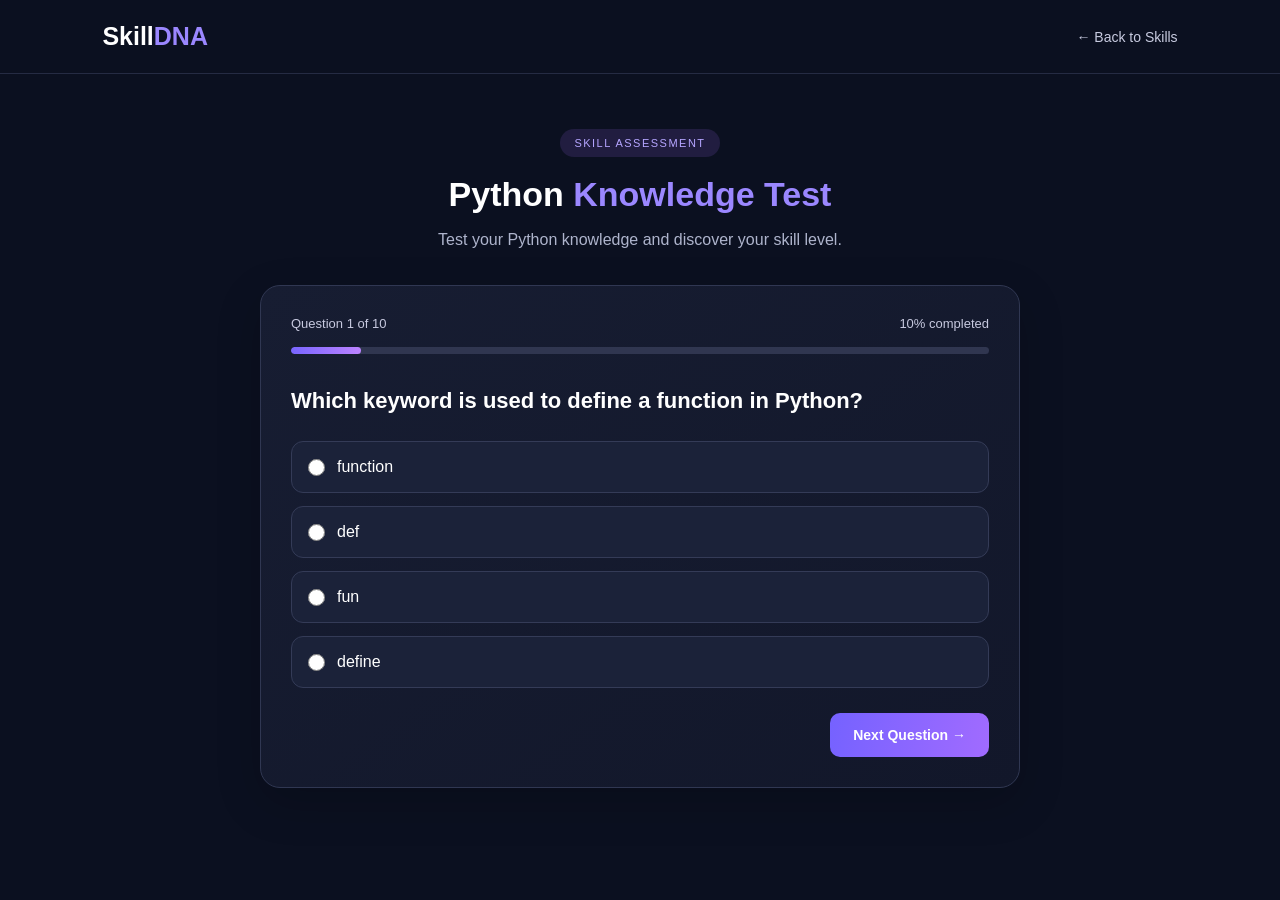
<file: python-test.html>
<!DOCTYPE html>
<html lang="en">
<head>
    <meta charset="UTF-8">
    <meta name="viewport" content="width=device-width, initial-scale=1.0">

    <title>Python Test | SkillDNA</title>
    <link rel="stylesheet" href="python-test.css">
</head>
<body>

    <nav class="navbar">
        <a href="index.html" class="logo">Skill<span>DNA</span></a>
        <a href="index.html" class="back-link">← Back to Skills</a>
    </nav>

    <main class="test-container">

        <div class="test-heading">
            <span class="tag">SKILL ASSESSMENT</span>
            <h1>Python <span>Knowledge Test</span></h1>
            <p>Test your Python knowledge and discover your skill level.</p>
        </div>

        <section class="test-card" id="quiz">

            <div class="question-info">
                <span id="question-number">Question 1 of 10</span>
                <span id="progress-text">10% completed</span>
            </div>

            <div class="progress-track">
                <div class="progress-fill" id="progress-fill"></div>
            </div>

            <h2 id="question">Loading question...</h2>

            <div id="options" class="options"></div>

            <p id="error-message" class="error-message"></p>

            <div class="button-row">
                <button id="next-button" class="next-button">
                    Next Question →
                </button>
            </div>

        </section>

        <section id="result" class="result-card" hidden>
            <span class="tag">ASSESSMENT COMPLETED</span>
            <h2>Your Python Test Result</h2>

            <div class="score-circle">
                <span id="score">0/10</span>
                <small id="percentage">0%</small>
            </div>

            <p id="result-message"></p>

            <div class="result-stats">
                <div>
                    <strong id="correct-count">0</strong>
                    <span>Correct</span>
                </div>

                <div>
                    <strong id="wrong-count">0</strong>
                    <span>Incorrect</span>
                </div>
            </div>

            <h3 class="review-heading">Answer Review</h3>
            <div id="review-list"></div>

            <button id="restart-button" class="next-button">
                Retake Test ↻
            </button>
        </section>

    </main>

    <script src="python-test.js"></script>
</body>
</html>

</body>
</html>
</file>
<file: python-test.css>
* {
    margin: 0;
    padding: 0;
    box-sizing: border-box;
}

body {
    font-family: Arial, sans-serif;
    background: #0b1020;
    color: #ffffff;
    min-height: 100vh;
}

.navbar {
    display: flex;
    justify-content: space-between;
    align-items: center;
    padding: 22px 8%;
    border-bottom: 1px solid #252b43;
}

.logo {
    color: white;
    font-size: 25px;
    font-weight: bold;
    text-decoration: none;
}

.logo span,
.test-heading h1 span {
    color: #9b87ff;
}

.back-link {
    color: #c8cbe0;
    text-decoration: none;
    font-size: 14px;
}

.back-link:hover {
    color: #a997ff;
}

.test-container {
    width: 90%;
    max-width: 760px;
    margin: 55px auto;
}

.test-heading {
    text-align: center;
    margin-bottom: 32px;
}

.tag {
    display: inline-block;
    color: #b5a5ff;
    background: #211d40;
    padding: 8px 14px;
    border-radius: 20px;
    font-size: 11px;
    letter-spacing: 1.5px;
}

.test-heading h1 {
    font-size: 34px;
    margin: 18px 0 12px;
}

.test-heading p {
    color: #aeb4cc;
    line-height: 1.7;
}

.test-card,
.result-card {
    background: linear-gradient(145deg, #171d32, #12172a);
    border: 1px solid #303752;
    border-radius: 20px;
    padding: 30px;
    box-shadow: 0 15px 45px #00000030;
}

.question-info {
    display: flex;
    justify-content: space-between;
    gap: 12px;
    color: #c7c9df;
    font-size: 13px;
}

.progress-track {
    height: 7px;
    background: #303650;
    border-radius: 10px;
    margin: 16px 0 30px;
    overflow: hidden;
}

.progress-fill {
    height: 100%;
    width: 10%;
    background: linear-gradient(90deg, #7865ff, #bc83ff);
    border-radius: 10px;
    transition: width 0.3s ease;
}

.test-card h2 {
    font-size: 22px;
    line-height: 1.5;
    margin-bottom: 24px;
}

.options {
    display: grid;
    gap: 13px;
}

.option {
    display: flex;
    align-items: center;
    gap: 12px;
    padding: 16px;
    border: 1px solid #343b57;
    border-radius: 12px;
    background: #1b2239;
    cursor: pointer;
    transition: 0.2s;
}

.option:hover {
    border-color: #9985ff;
    background: #242746;
}

.option input {
    accent-color: #a18cff;
    width: 17px;
    height: 17px;
    flex-shrink: 0;
    cursor: pointer;
}

.option.selected {
    border-color: #9b87ff;
    background: #29264c;
}

.error-message {
    color: #ff8d9b;
    font-size: 13px;
    margin-top: 14px;
}

.button-row {
    display: flex;
    justify-content: flex-end;
    margin-top: 25px;
}

.next-button {
    background: linear-gradient(100deg, #7562ff, #a16bff);
    color: white;
    border: none;
    padding: 14px 23px;
    border-radius: 10px;
    font-size: 14px;
    font-weight: bold;
    cursor: pointer;
    transition: 0.2s;
}

.next-button:hover {
    transform: translateY(-2px);
    box-shadow: 0 7px 20px #806aff40;
}

.result-card {
    text-align: center;
}

.result-card h2 {
    margin: 22px 0;
    font-size: 27px;
}

.score-circle {
    width: 145px;
    height: 145px;
    border: 6px solid #9b87ff;
    border-radius: 50%;
    margin: 25px auto;
    display: flex;
    flex-direction: column;
    align-items: center;
    justify-content: center;
    background: #211d40;
}

.score-circle span {
    font-size: 34px;
    font-weight: bold;
}

.score-circle small {
    color: #c9c1ff;
    margin-top: 5px;
}

#result-message {
    color: #c5c9dc;
    margin-bottom: 22px;
}

.result-stats {
    display: flex;
    justify-content: center;
    gap: 18px;
    margin: 25px 0 35px;
}

.result-stats div {
    flex: 1;
    max-width: 180px;
    padding: 18px;
    background: #1d253c;
    border-radius: 12px;
}

.result-stats strong,
.result-stats span {
    display: block;
}

.result-stats strong {
    font-size: 25px;
    margin-bottom: 7px;
}

.result-stats span {
    font-size: 13px;
    color: #b9bfd5;
}

.review-heading {
    text-align: left;
    margin-bottom: 18px;
}

.review-item {
    text-align: left;
    padding: 18px;
    margin-bottom: 14px;
    border: 1px solid #343b57;
    border-radius: 12px;
}

.review-item h4 {
    line-height: 1.6;
    margin-bottom: 12px;
}

.review-item p {
    font-size: 14px;
    line-height: 1.7;
    margin-top: 7px;
    overflow-wrap: anywhere;
}

.correct-answer {
    color: #65e6a1;
}

.wrong-answer {
    color: #ff8b9a;
}

.result-card > .next-button {
    margin-top: 25px;
}

[hidden] {
    display: none !important;
}

@media (max-width: 600px) {
    .navbar {
        padding: 18px 5%;
    }

    .logo {
        font-size: 21px;
    }

    .back-link {
        font-size: 12px;
    }

    .test-container {
        margin: 35px auto;
    }

    .test-heading h1 {
        font-size: 27px;
    }

    .test-heading p {
        font-size: 14px;
    }

    .test-card,
    .result-card {
        padding: 20px;
    }

    .test-card h2 {
        font-size: 19px;
    }

    .option {
        padding: 13px;
        font-size: 14px;
    }

    .question-info {
        font-size: 11px;
    }
}
</file>
